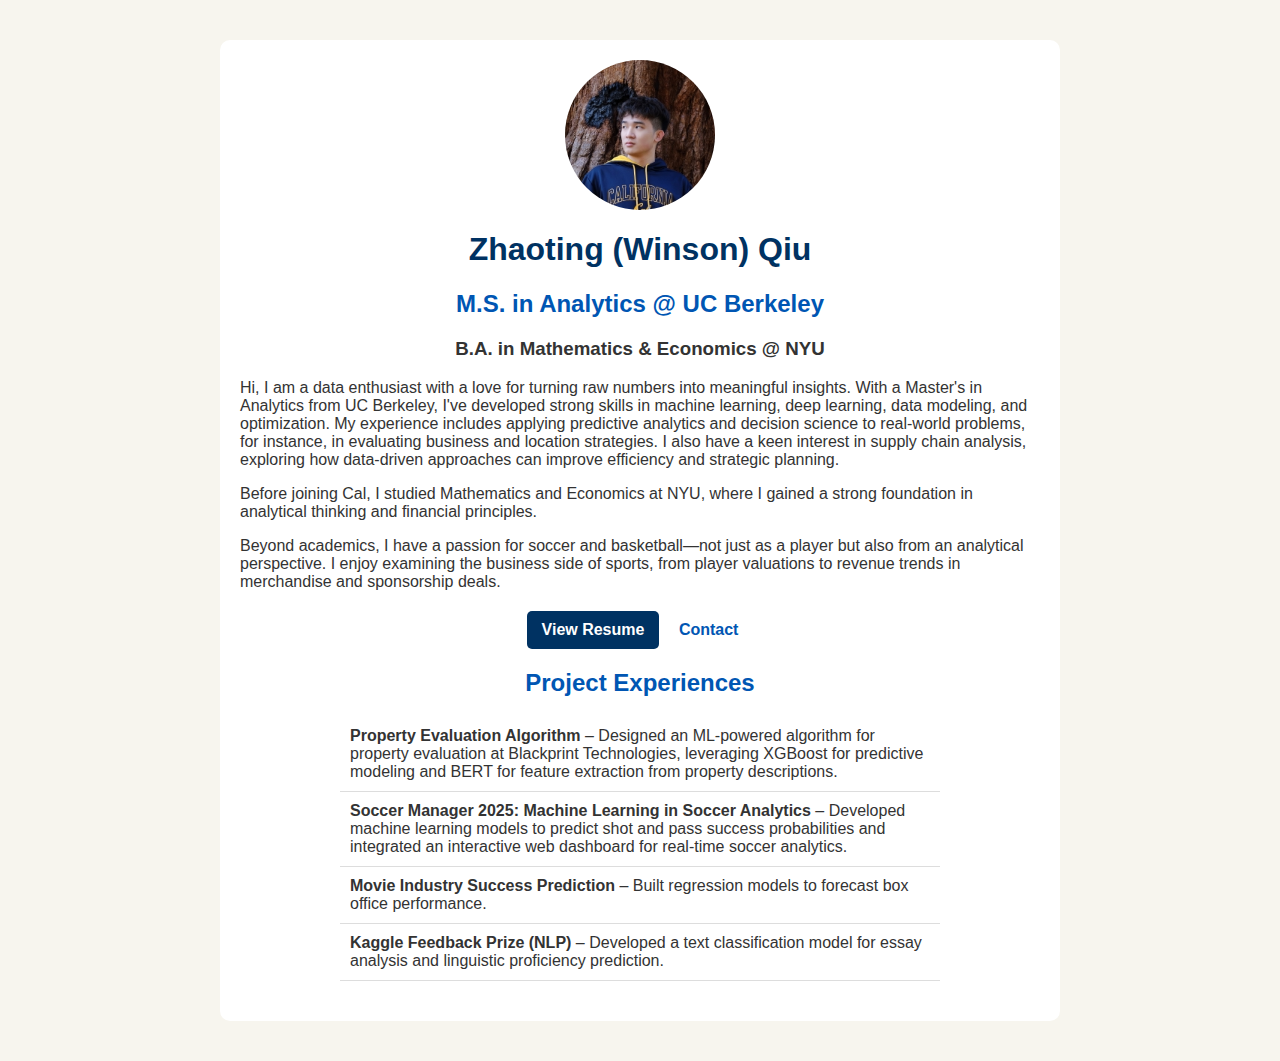
<file: index.html>
<!DOCTYPE html>
<html lang="en">
<head>
    <meta charset="UTF-8">
    <meta name="viewport" content="width=device-width, initial-scale=1.0">
    <title>Zhaoting (Winson) Qiu</title>
    <link rel="stylesheet" href="styles.css">
</head>
<body>
    <div class="container">
        <img src="profile.jpg" alt="Winson Qiu" class="profile-pic">
        <h1>Zhaoting (Winson) Qiu</h1>
        <h2>M.S. in Analytics @ UC Berkeley</h2>
        <h3>B.A. in Mathematics & Economics @ NYU</h3>
        
        <p class="intro">
            <p>Hi, I am a data enthusiast with a love for turning raw numbers into meaningful insights. With a Master's in Analytics from UC Berkeley, 
            I've developed strong skills in machine learning, deep learning, data modeling, and optimization. 
            My experience includes applying predictive analytics and decision science to real-world problems, for instance, in evaluating business and location strategies. 
            I also have a keen interest in supply chain analysis, exploring how data-driven approaches can improve efficiency and strategic planning.</p>
            <p>Before joining Cal, I studied Mathematics and Economics at NYU, where I gained a strong foundation in analytical thinking and financial principles.</p>
            <p>Beyond academics, I have a passion for soccer and basketball—not just as a player but also from an analytical perspective. 
            I enjoy examining the business side of sports, from player valuations to revenue trends in merchandise and sponsorship deals.
        </p>

        <nav>
            <a href="https://drive.google.com/file/d/1Jj9HUmZeIP7j3TBA-VKyDqDfdbgp3G4t/view?usp=drive_link" target="_blank" class="resume-btn">View Resume</a>
            <a href="contact.html">Contact</a>
        </nav>

        <h2>Project Experiences</h2>
        <ul class="projects">
            <li><strong>Property Evaluation Algorithm</strong> – Designed an ML-powered algorithm for property evaluation at Blackprint Technologies, leveraging XGBoost 
            for predictive modeling and BERT for feature extraction from property descriptions.</li>
            <li><strong>Soccer Manager 2025: Machine Learning in Soccer Analytics</strong> – Developed machine learning models to predict shot and pass success 
            probabilities and integrated an interactive web dashboard for real-time soccer analytics.</li>
            <li><strong>Movie Industry Success Prediction</strong> – Built regression models to forecast box office performance.</li>
            <li><strong>Kaggle Feedback Prize (NLP)</strong> – Developed a text classification model for essay analysis and linguistic proficiency prediction.</li>
        </ul>
    </div>
</body>
</html>
</file>
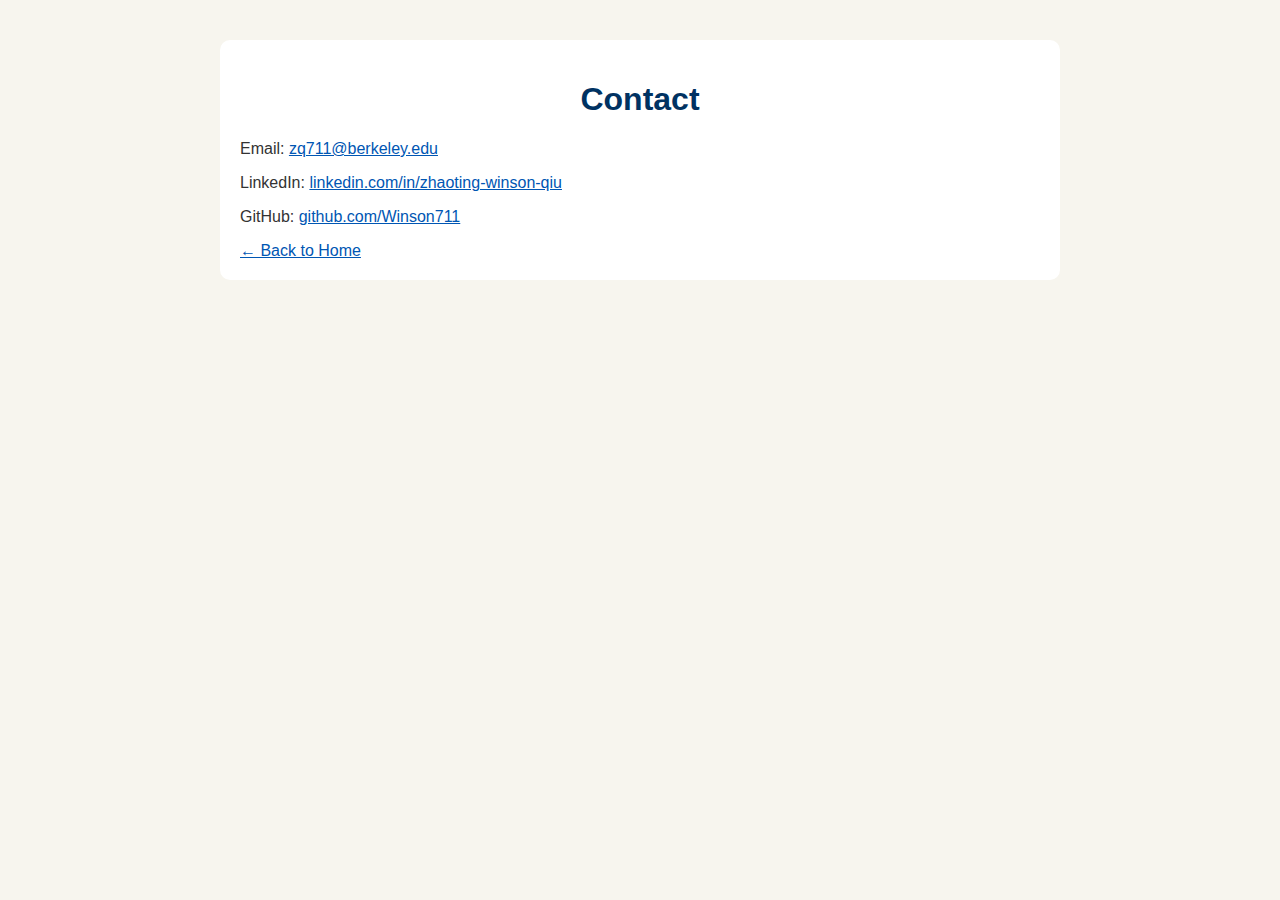
<file: contact.html>
<!DOCTYPE html>
<html lang="en">
<head>
    <meta charset="UTF-8">
    <meta name="viewport" content="width=device-width, initial-scale=1.0">
    <title>Contact - Winson Qiu</title>
    <link rel="stylesheet" href="styles.css">
</head>
<body>
    <div class="container">
        <h1>Contact</h1>
        <p>Email: <a href="mailto:zq711@berkeley.edu">zq711@berkeley.edu</a></p>
        <p>LinkedIn: <a href="https://www.linkedin.com/in/zhaoting-winson-qiu/" target="_blank">linkedin.com/in/zhaoting-winson-qiu</a></p>
        <p>GitHub: <a href="https://github.com/Winson711" target="_blank">github.com/Winson711</a></p>
        <a href="index.html" class="back-link">← Back to Home</a>
    </div>
</body>
</html>
</file>
<file: styles.css>
body {
    background-color: #f7f5ee;
    color: #333; 
    font-family: Arial, sans-serif;
    margin: 0;
    padding: 0;
}

.container {
    max-width: 800px;
    margin: 40px auto;
    padding: 20px;
    background: white;
    border-radius: 10px; 
    box-shadow: 0 4px 8px rgba(0, 0, 0, 0.1)
    text-align: center; 
}

.profile-pic {
    display: block;
    margin: 0 auto; 
    width: 150px; 
    border-radius: 50%; 
}

h1 {
    color: #003262;
    text-align: center;
}

h2 {
    color: #0056b3; 
    text-align: center;
}

h3 {
    text-align: center;
}

.intro {
    font-size: 18px;
    color: #444; 
    max-width: 600px;
    margin: 10px auto;
    text-align: left;
}

nav {
    text-align: center;
    margin: 20px 0;
}

nav a {
    color: #0056b3;
    text-decoration: none;
    font-weight: bold;
    padding: 10px 15px;
    border-radius: 5px;
    transition: 0.3s ease;
}

nav a:hover {
    background-color: #0056b3;
    color: white;
}

.resume-btn {
    display: inline-block;
    padding: 10px 15px;
    background-color: #003262; 
    color: white;
    text-decoration: none;
    border-radius: 5px;
    font-weight: bold;
    transition: 0.3s ease;
}

.resume-btn:hover {
    background-color: #002147;
}

.projects {
    list-style: none;
    padding: 0;
    max-width: 600px;
    margin: 20px auto;
}

.projects li {
    padding: 10px;
    border-bottom: 1px solid #ddd;
}

a {
    color: #0056b3;
}

a:hover {
    color: #002147;
}
</file>
